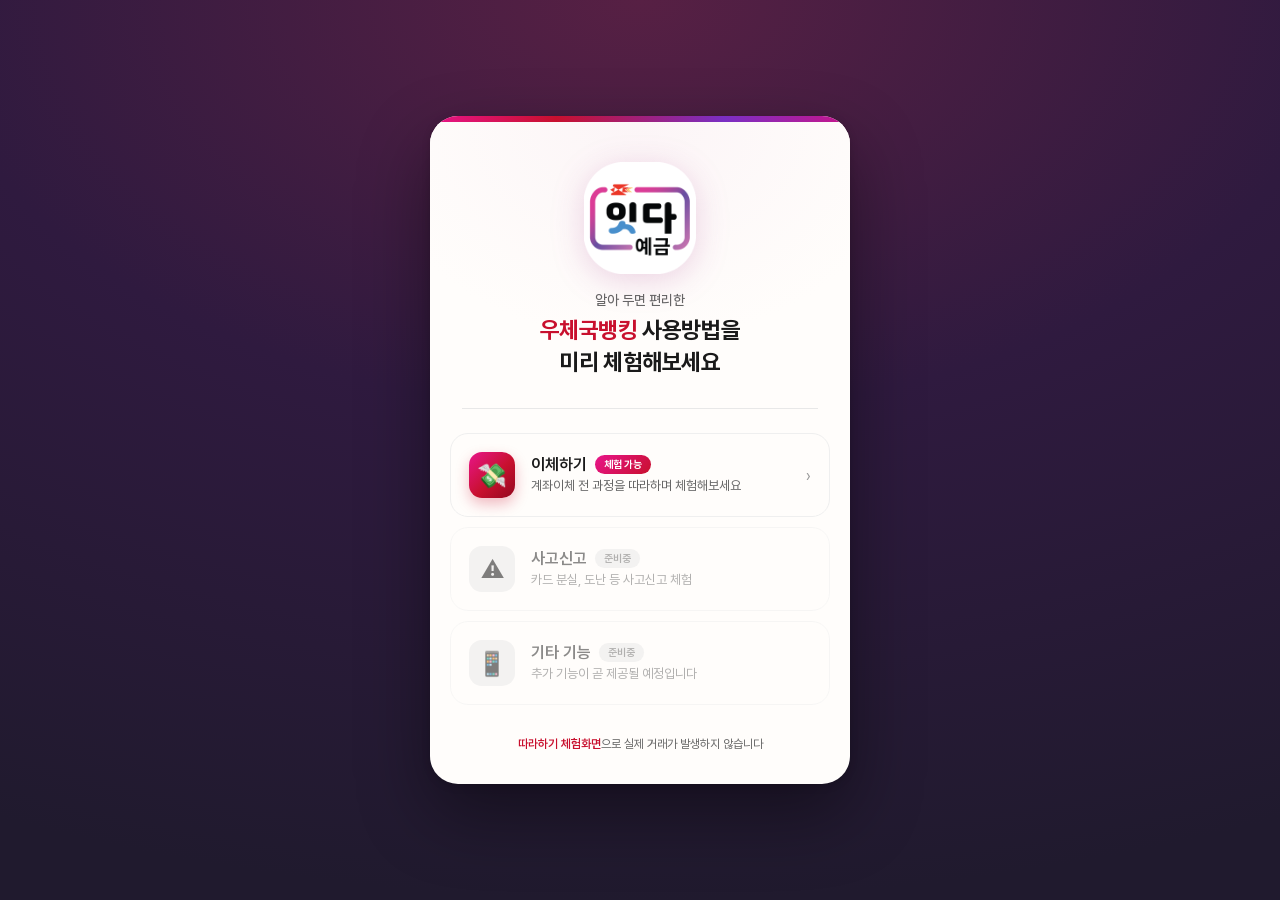
<file: menu_light.html>
<!DOCTYPE html>
<html lang="ko">
<head>
  <meta charset="UTF-8">
  <meta name="viewport" content="width=device-width, initial-scale=1.0">
  <meta http-equiv="Cache-Control" content="no-cache, no-store, must-revalidate">
  <meta http-equiv="Pragma" content="no-cache">
  <meta http-equiv="Expires" content="0">
  <title>우체국뱅킹 사용방법 체험</title>
  <link rel="stylesheet" href="pretendard.css">
  <style>
    * { margin: 0; padding: 0; box-sizing: border-box; }

    body {
      font-family: 'Pretendard', -apple-system, BlinkMacSystemFont, 'Apple SD Gothic Neo', 'Malgun Gothic', sans-serif;
      -webkit-tap-highlight-color: transparent;
      min-height: 100vh;
      display: flex;
      align-items: center;
      justify-content: center;
      padding: clamp(14px, 5vw, 32px);
      background: radial-gradient(120% 100% at 50% 0%, #572044 0%, #2f1a3f 46%, #201a2e 100%);
    }

    .card {
      width: 100%;
      max-width: 420px;
      background: #fffdfb;
      border-radius: clamp(20px, 5vw, 28px);
      box-shadow: 0 30px 70px rgba(0,0,0,0.4), 0 2px 8px rgba(0,0,0,0.15);
      overflow: hidden;
    }

    .top-bar {
      height: 6px;
      background: linear-gradient(90deg, #E8158A 0%, #C8102E 30%, #7A2FC4 70%, #C8158A 100%);
    }

    .header {
      padding: clamp(30px, 8vw, 40px) clamp(24px, 7vw, 32px) clamp(24px, 6vw, 30px);
      text-align: center;
      background: radial-gradient(120% 140% at 50% 0%, #fcf5f7 0%, #fffdfb 55%);
    }

    .header .logo {
      width: clamp(88px, 24vw, 112px);
      height: auto;
      margin: 0 auto 18px;
      display: block;
      filter: drop-shadow(0 6px 16px rgba(150,30,120,0.18));
    }

    .header .eyebrow {
      font-size: clamp(13px, 3.6vw, 14px);
      font-weight: 500;
      color: #666;
      margin: 0 0 6px;
    }

    .header h1 {
      font-size: clamp(19px, 5vw, 23px);
      font-weight: 700;
      letter-spacing: -0.4px;
      color: #1a1a1a;
      line-height: 1.4;
    }

    .header h1 span { color: #C8102E; }

    .divider {
      height: 1px;
      background: #e8e8e8;
      margin: 0 clamp(20px, 7vw, 32px);
    }

    .menu-list {
      padding: clamp(18px, 5vw, 24px) clamp(14px, 4vw, 20px) 8px;
      display: flex;
      flex-direction: column;
      gap: 10px;
    }

    .menu-item {
      display: flex;
      align-items: center;
      gap: clamp(12px, 4vw, 16px);
      padding: clamp(15px, 4.5vw, 18px);
      border-radius: 18px;
      cursor: pointer;
      border: 1px solid #efefef;
      background: #fffdfb;
      transition: all 0.2s;
      text-decoration: none;
      color: inherit;
    }

    .menu-item:hover {
      background: #fcf5f7;
      transform: translateY(-1px);
      box-shadow: 0 10px 24px rgba(200,16,46,0.14);
      border-color: #f5d5dd;
    }

    .menu-item.disabled {
      opacity: 0.5;
      cursor: not-allowed;
    }

    .menu-item.disabled:hover {
      background: #fafafa;
      transform: none;
      box-shadow: none;
    }

    .menu-icon {
      width: clamp(42px, 11vw, 46px);
      height: clamp(42px, 11vw, 46px);
      border-radius: 13px;
      display: flex;
      align-items: center;
      justify-content: center;
      font-size: 24px;
    }

    .menu-icon.active {
      background: linear-gradient(135deg, #E8158A 0%, #C8102E 55%, #93081F 100%);
      box-shadow: 0 6px 14px rgba(200,16,46,0.28);
    }

    .menu-icon.muted {
      background: #e8e8e8;
    }

    .menu-body { flex: 1; }
    .menu-row {
      display: flex;
      align-items: center;
      gap: 8px;
      margin-bottom: 3px;
    }

    .menu-title {
      font-size: clamp(15px, 4vw, 16px);
      font-weight: 600;
      color: #1a1a1a;
    }

    .menu-desc {
      font-size: clamp(12.5px, 3.4vw, 13px);
      color: #666;
      line-height: 1.4;
    }

    .badge {
      font-size: 10.5px;
      font-weight: 700;
      color: #fff;
      background: linear-gradient(135deg, #E8158A 0%, #C8102E 100%);
      padding: 3px 9px;
      border-radius: 20px;
    }

    .badge.soon {
      font-weight: 600;
      color: #666;
      background: #e8e8e8;
    }

    .chevron {
      color: #999;
      margin-left: auto;
    }

    .footer {
      padding: clamp(18px, 5vw, 22px) clamp(20px, 7vw, 32px) clamp(24px, 6vw, 30px);
      text-align: center;
    }

    .footer p {
      font-size: clamp(11.5px, 3.2vw, 12px);
      color: #666;
      line-height: 1.6;
    }

    .footer strong {
      color: #C8102E;
      font-weight: 600;
    }
  </style>
</head>
<body>

<div class="card">
  <div class="top-bar"></div>

  <div class="header">
    <img src="logo.png" alt="우체국뱅킹 로고" class="logo">
    <p class="eyebrow">알아 두면 편리한</p>
    <h1><span>우체국뱅킹</span> 사용방법을<br>미리 체험해보세요</h1>
  </div>

  <div class="divider"></div>

  <div class="menu-list">
    <a href="transfer_20260711_1755.html" class="menu-item">
      <div class="menu-icon active">💸</div>
      <div class="menu-body">
        <div class="menu-row">
          <span class="menu-title">이체하기</span>
          <span class="badge">체험 가능</span>
        </div>
        <p class="menu-desc">계좌이체 전 과정을 따라하며 체험해보세요</p>
      </div>
      <span class="chevron">›</span>
    </a>

    <div class="menu-item disabled">
      <div class="menu-icon muted">⚠️</div>
      <div class="menu-body">
        <div class="menu-row">
          <span class="menu-title">사고신고</span>
          <span class="badge soon">준비중</span>
        </div>
        <p class="menu-desc">카드 분실, 도난 등 사고신고 체험</p>
      </div>
    </div>

    <div class="menu-item disabled">
      <div class="menu-icon muted">📱</div>
      <div class="menu-body">
        <div class="menu-row">
          <span class="menu-title">기타 기능</span>
          <span class="badge soon">준비중</span>
        </div>
        <p class="menu-desc">추가 기능이 곧 제공될 예정입니다</p>
      </div>
    </div>
  </div>

  <div class="footer">
    <p><strong>따라하기 체험화면</strong>으로 실제 거래가 발생하지 않습니다</p>
  </div>
</div>

</body>
</html>
</file>
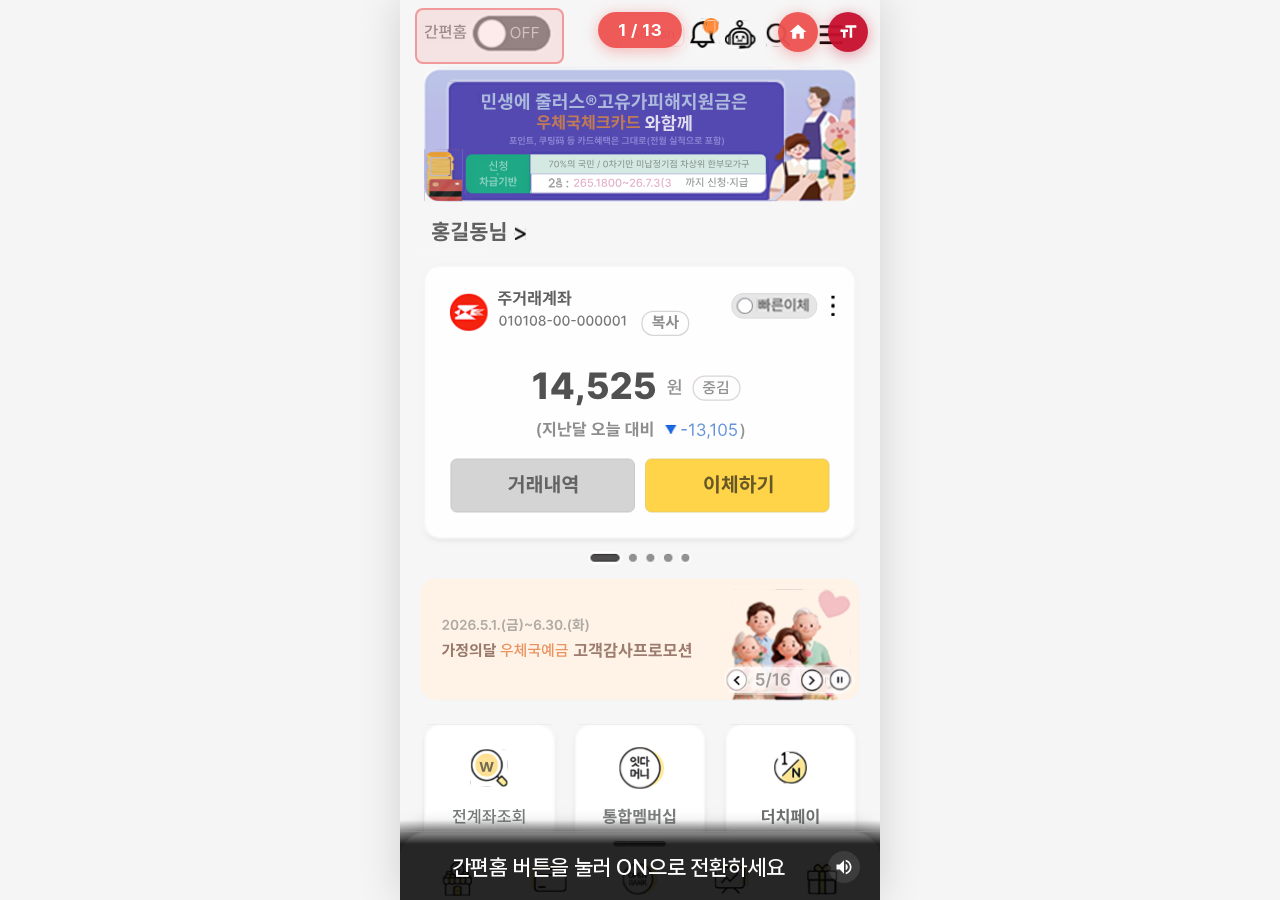
<file: transfer_20260711_1755.html>
<!DOCTYPE html>
<html lang="ko">
<head>
<meta charset="UTF-8">
<meta name="viewport" content="width=device-width, initial-scale=1.0, maximum-scale=1.0, user-scalable=no">
<meta http-equiv="Cache-Control" content="no-cache, no-store, must-revalidate">
<meta http-equiv="Pragma" content="no-cache">
<meta http-equiv="Expires" content="0">
<title>우체국 스마트뱅킹 체험하기</title>
<!-- Critical CSS: FOUC 방지 -->
<style>
  /* 즉시 적용: 상단 네비 숨김 */
  .top-nav, #topNav { display: none !important; visibility: hidden !important; }
</style>
<!-- Pretendard 폰트 (로컬) -->
<link rel="stylesheet" href="pretendard.css" />
<style>
*, *::before, *::after {
  box-sizing: border-box;
  margin: 0;
  padding: 0;
}

html, body {
  height: 100%;
  overflow: hidden;
  font-family: 'Apple SD Gothic Neo', 'Malgun Gothic', sans-serif;
  background: #f5f5f5;
  -webkit-tap-highlight-color: transparent;
  user-select: none;
}

body {
  display: flex;
  flex-direction: column;
  align-items: center;
  justify-content: center;
  padding: 0;
  font-family: 'Pretendard', -apple-system, BlinkMacSystemFont, 'Apple SD Gothic Neo', 'Malgun Gothic', sans-serif;
}

/* ===== 메인 컨테이너 ===== */
.phone-frame {
  position: relative;
  width: 100%;
  max-width: 480px;
  height: 100vh;
  background: #fff;
  box-shadow: 0 0 40px rgba(0,0,0,0.15);
  display: flex;
  flex-direction: column;
  margin: 0 auto;
}

/* ===== 앱 화면 영역 ===== */
.app-screen {
  flex: 1;
  background: #fff;
  overflow: hidden;
  display: flex;
  flex-direction: column;
  position: relative;
}

/* ===== 상단 네비게이션 바 (완전히 숨김) ===== */
.top-nav {
  display: none !important;
  visibility: hidden !important;
}

/* 상단 네비게이션 관련 스타일 제거됨 */

/* ===== 하단 안내 텍스트 ===== */
.guide-text {
  background: linear-gradient(135deg, #ef5350 0%, #e53935 100%);
  color: #fff;
  padding: 16px 20px;
  text-align: center;
  font-size: 16px;
  font-weight: 600;
  line-height: 1.5;
  letter-spacing: -0.3px;
  font-family: 'Pretendard', -apple-system, BlinkMacSystemFont, sans-serif;
  border-top: 1px solid rgba(255, 255, 255, 0.2);
  flex-shrink: 0;
  z-index: 6;
  box-shadow: 0 -2px 10px rgba(0, 0, 0, 0.1);
}

/* ===== 하단 네비게이션 바 ===== */
.bottom-nav {
  background: #fff;
  border-top: 1px solid #e8e8e8;
  padding: 10px 0 8px;
  display: flex;
  justify-content: space-around;
  flex-shrink: 0;
  z-index: 5;
}

.bottom-nav .nav-item {
  display: flex;
  flex-direction: column;
  align-items: center;
  gap: 3px;
  cursor: pointer;
  flex: 1;
  padding: 5px;
  transition: all 0.2s;
}

.bottom-nav .nav-icon {
  width: 26px;
  height: 26px;
  color: #999;
  transition: all 0.2s;
}

.bottom-nav .nav-label {
  font-size: 10px;
  color: #999;
  font-weight: 500;
  transition: all 0.2s;
}

.bottom-nav .nav-item.active .nav-icon,
.bottom-nav .nav-item.active .nav-label {
  color: #ef5350;
}

.bottom-nav .nav-item:hover:not(.active) .nav-icon,
.bottom-nav .nav-item:hover:not(.active) .nav-label {
  color: #666;
}

/* ===== 키패드 입력 표시 (SVG 위 오버레이) ===== */
.keypad-input-display {
  position: absolute;
  transform: translateX(-50%);
  color: #ef5350;
  font-size: 32px;
  font-weight: 700;
  z-index: 10;
  text-align: center;
  letter-spacing: 3px;
  font-family: 'Courier New', monospace;
  pointer-events: none;
  background: rgba(255, 255, 255, 0.95);
  padding: 8px 20px;
  border-radius: 8px;
  box-shadow: 0 2px 8px rgba(0, 0, 0, 0.15);
}

.keypad-input-label {
  display: none;
}

/* ===== 컨텐츠 영역 ===== */
.content-area {
  flex: 1;
  position: relative;
  overflow: hidden;
  background: #f8f9fa;
}

.svg-container {
  position: absolute;
  width: 100%;
  height: 100%;
  display: flex;
  justify-content: center;
  overflow: hidden;
  transition: transform 0.6s cubic-bezier(0.4, 0, 0.2, 1);
}

/* 1~5단계: 상단 정렬 */
.svg-container.align-top {
  align-items: flex-start;
}

.svg-container.align-top img {
  width: 100%;
  height: auto;
  max-width: none;
  object-fit: contain;
  object-position: top center;
  transition: transform 0.6s cubic-bezier(0.4, 0, 0.2, 1);
}

/* 6~13단계: 하단 정렬 */
.svg-container.align-bottom {
  align-items: flex-end;
}

.svg-container.align-bottom img {
  width: 100%;
  height: auto;
  max-width: none;
  object-fit: contain;
  object-position: bottom center;
  transition: transform 0.6s cubic-bezier(0.4, 0, 0.2, 1);
}

/* 초점이 아래쪽에 있을 때 스크롤 효과 */
.svg-container.focus-bottom {
  transform: translateY(-15%);
}

.svg-container.focus-middle {
  transform: translateY(-8%);
}

.svg-container.focus-top {
  transform: translateY(0);
}

/* 4단계 전용 - 적당히 위로 올리기 */
.svg-container.focus-step-4 img {
  transform: translateY(-10%);
  transform-origin: top center;
  transition: transform 0.6s cubic-bezier(0.4, 0, 0.2, 1);
}

/* 5단계 전용 - 상단 고정 (애니메이션 없음) */
.svg-container.focus-step-5 {
  transform: translateY(0);
}

.svg-container.focus-step-5 img {
  transform: translateY(0);
  transform-origin: top center;
  transition: none !important;
}

/* 10단계 전용 - 상단 정렬 후 30% 스크롤 */
.svg-container.focus-step-10 img {
  transform: translateY(-30%);
  transform-origin: top center;
  transition: transform 0.6s cubic-bezier(0.4, 0, 0.2, 1);
}

/* 13단계 전용 - 초기: 상단 고정 */
.svg-container.focus-step-13-initial img {
  transform: translateY(0);
  transform-origin: top center;
  transition: none;
}

/* 13단계 전용 - 2.5초 후: -30% 스크롤 */
.svg-container.focus-step-13 img {
  transform: translateY(-30%);
  transform-origin: top center;
  transition: transform 0.6s cubic-bezier(0.4, 0, 0.2, 1);
}

/* 1~3단계 전용 - 빠른 전환 */
.svg-container.focus-step-1,
.svg-container.focus-step-2,
.svg-container.focus-step-3 {
  transition: transform 0.3s ease !important;
}

.svg-container.focus-step-1 img,
.svg-container.focus-step-2 img,
.svg-container.focus-step-3 img {
  transition: transform 0.3s ease !important;
}

/* 6단계 전용 - 키패드 기본 위치 (사용 안 함) */
/* .svg-container.focus-step-6 img {
  transform: translateY(0);
  transform-origin: top center;
} */

/* 7단계 전용 - 상단 고정 */
.svg-container.focus-step-7 {
  transform: translateY(0);
}

/* 8단계 전용 - align 전환 부드럽게 */
.svg-container img {
  transition: all 3s ease-in-out;
}

.svg-container.align-top,
.svg-container.align-bottom {
  transition: all 3s ease-in-out;
}

/* 8단계 화살표 애니메이션 */
.step8-arrow {
  position: absolute;
  left: 10%;
  top: 18%;
  font-size: 60px;
  color: #ef5350;
  z-index: 10;
  animation: bounce-tap 0.8s ease-in-out infinite;
  pointer-events: none;
  text-shadow: 0 4px 12px rgba(200, 16, 46, 0.4);
  filter: drop-shadow(0 0 8px rgba(200, 16, 46, 0.6));
}

@keyframes bounce-tap {
  0%, 100% {
    transform: translateY(0) scale(1);
  }
  50% {
    transform: translateY(8px) scale(0.95);
  }
}

/* 8단계 강조 박스 */
.step8-highlight {
  position: absolute;
  left: 50%;
  top: 18%;
  transform: translateX(-50%);
  width: 85%;
  height: 60px;
  background: rgba(255, 255, 255, 0.85);
  border: 3px dashed #ef5350;
  border-radius: 12px;
  box-shadow: 0 0 20px rgba(200, 16, 46, 0.3);
  z-index: 9;
  animation: pulse-box 1.5s ease-in-out infinite;
  pointer-events: none;
}

@keyframes pulse-box {
  0%, 100% {
    opacity: 0.7;
    transform: translateX(-50%) scale(1);
  }
  50% {
    opacity: 1;
    transform: translateX(-50%) scale(1.03);
  }
}

/* ===== 클릭 가능 영역 (핫스팟) ===== */
.clickable-area {
  position: absolute;
  cursor: pointer;
  z-index: 3;
  transition: all 0.2s;
}

.clickable-area:active {
  transform: scale(0.98);
}

/* 펄스 애니메이션 */
@keyframes pulse {
  0%, 100% {
    box-shadow: 0 0 0 0 rgba(239, 83, 80, 0.4);
  }
  50% {
    box-shadow: 0 0 0 10px rgba(239, 83, 80, 0);
  }
}

.clickable-area.show-hint {
  background-color: rgba(239, 83, 80, 0.12);
  border: 2px solid rgba(239, 83, 80, 0.5);
  border-radius: 8px;
  animation: pulse 2s ease-in-out infinite;
}

/* 12단계 클릭 영역 숨기기 (동작은 유지) */
.step-12 .clickable-area.show-hint {
  background-color: transparent !important;
  border: none !important;
  animation: none !important;
}

/* ===== 에디터 모드 ===== */
.edit-mode .clickable-area {
  cursor: move !important;
  background-color: rgba(39, 174, 96, 0.2) !important;
  border: 3px solid #27ae60 !important;
  box-shadow: 0 0 15px rgba(39, 174, 96, 0.5) !important;
  animation: none !important;
  transition: none !important;
  position: absolute !important;
  pointer-events: auto !important;
}

.edit-mode .clickable-area:hover {
  background-color: rgba(39, 174, 96, 0.3) !important;
  border-color: #2ecc71 !important;
}

.edit-mode .clickable-area.dragging {
  opacity: 0.8;
  z-index: 1000 !important;
}

/* 리사이즈 핸들 */
.resize-handle {
  position: absolute;
  width: 16px;
  height: 16px;
  background: #27ae60;
  border: 2px solid white;
  border-radius: 50%;
  z-index: 10;
  display: none;
  pointer-events: auto;
  box-shadow: 0 2px 8px rgba(0, 0, 0, 0.3);
}

.edit-mode .clickable-area .resize-handle {
  display: block;
}

.resize-handle.nw { top: -8px; left: -8px; cursor: nw-resize; }
.resize-handle.ne { top: -8px; right: -8px; cursor: ne-resize; }
.resize-handle.sw { bottom: -8px; left: -8px; cursor: sw-resize; }
.resize-handle.se { bottom: -8px; right: -8px; cursor: se-resize; }

/* 좌표 표시 툴팁 */
.coord-tooltip {
  position: absolute;
  top: -40px;
  left: 50%;
  transform: translateX(-50%);
  background: rgba(0, 0, 0, 0.9);
  color: #fff;
  padding: 8px 12px;
  border-radius: 6px;
  font-size: 11px;
  font-family: 'Courier New', monospace;
  white-space: nowrap;
  pointer-events: none;
  z-index: 1001;
  box-shadow: 0 4px 12px rgba(0, 0, 0, 0.3);
  display: none;
}

.edit-mode .clickable-area .coord-tooltip {
  display: block;
}

.coord-tooltip::after {
  content: '';
  position: absolute;
  top: 100%;
  left: 50%;
  transform: translateX(-50%);
  border: 6px solid transparent;
  border-top-color: rgba(0, 0, 0, 0.9);
}

/* ===== 스크롤 다운 아이콘 ===== */
.scroll-down-icon {
  position: absolute;
  left: 50%;
  top: 80%;
  transform: translate(-50%, -50%);
  display: flex;
  flex-direction: column;
  align-items: center;
  gap: 5px;
  cursor: pointer;
  z-index: 20;
  transition: all 0.3s ease;
}

.scroll-down-icon:hover {
  transform: translate(-50%, -50%) scale(1.05);
}

.swipe-finger {
  font-size: 48px;
  animation: swipe-down 2s ease-in-out infinite;
  filter: drop-shadow(0 4px 12px rgba(200, 16, 46, 0.3));
}

.scroll-down-icon svg {
  color: #ef5350;
  filter: drop-shadow(0 4px 12px rgba(200, 16, 46, 0.4));
  margin-top: -10px;
}

.scroll-down-icon p {
  margin: 0;
  font-size: 22px;
  font-weight: 700;
  color: #ef5350;
  text-shadow: 0 2px 8px rgba(200, 16, 46, 0.3);
  letter-spacing: -0.3px;
}

@keyframes swipe-down {
  0% {
    transform: translateY(-20px);
    opacity: 0.3;
  }
  50% {
    transform: translateY(20px);
    opacity: 1;
  }
  100% {
    transform: translateY(-20px);
    opacity: 0.3;
  }
}

/* ===== 강조 영역 (Highlight Area) ===== */
.highlight-area {
  position: absolute;
  border: 3px solid #27ae60;
  background-color: rgba(39, 174, 96, 0.08);
  border-radius: 12px;
  z-index: 5;
  animation: highlight-glow 2s ease-in-out infinite;
}

/* 일반 모드에서만 pointer-events: none */
body:not(.debug-mode) .highlight-area {
  pointer-events: none;
}

@keyframes highlight-glow {
  0%, 100% {
    box-shadow: 0 0 0 0 rgba(39, 174, 96, 0.6),
                0 0 20px rgba(39, 174, 96, 0.3);
    border-color: #27ae60;
  }
  50% {
    box-shadow: 0 0 0 8px rgba(39, 174, 96, 0),
                0 0 30px rgba(39, 174, 96, 0.5);
    border-color: #2ecc71;
  }
}


/* 키패드 버튼 애니메이션 제거 */
.clickable-area.keypad-button {
  animation: none !important;
  transition: none !important;
}

.clickable-area.keypad-button:active {
  transform: none !important;
}

/* 12단계 키패드 숨김 (동작은 유지) */
body .clickable-area.keypad-hidden {
  background: transparent !important;
  border: none !important;
  box-shadow: none !important;
  pointer-events: auto !important;
}

/* ===== 안내 메시지 ===== */
.guide-message {
  position: absolute;
  bottom: 0;
  left: 0;
  right: 0;
  background: linear-gradient(180deg, rgba(0, 0, 0, 0) 0%, rgba(0, 0, 0, 0.85) 30%);
  color: #fff;
  padding: 30px 20px 15px;
  display: flex;
  align-items: center;
  justify-content: center;
  gap: 12px;
  line-height: 1.6;
  z-index: 10;
  letter-spacing: -0.2px;
  font-weight: 500;
}

.guide-message-text {
  flex: 1;
  text-align: center;
  white-space: pre-line;
}

.tts-toggle-icon {
  width: 32px;
  height: 32px;
  display: flex;
  align-items: center;
  justify-content: center;
  cursor: pointer;
  background: rgba(255, 255, 255, 0.1);
  border-radius: 50%;
  transition: all 0.2s;
  flex-shrink: 0;
}

.tts-toggle-icon:hover {
  background: rgba(255, 255, 255, 0.2);
  transform: scale(1.1);
}

.tts-toggle-icon svg {
  width: 20px;
  height: 20px;
  fill: #fff;
}

/* ===== 진행 표시 ===== */
.progress-indicator {
  position: absolute;
  top: 12px;
  left: 50%;
  transform: translateX(-50%);
  background: rgba(239, 83, 80, 0.95);
  color: #fff;
  padding: 8px 20px;
  border-radius: 20px;
  font-size: 17px;
  font-weight: 700;
  z-index: 20;
  box-shadow: 0 3px 15px rgba(239, 83, 80, 0.4);
  letter-spacing: 0.5px;
}

/* ===== 홈 버튼 (처음으로) ===== */
.home-button {
  position: absolute;
  top: 12px;
  right: 62px;
  background: rgba(239, 83, 80, 0.95);
  color: #fff;
  padding: 10px;
  border-radius: 50%;
  width: 40px;
  height: 40px;
  display: flex;
  align-items: center;
  justify-content: center;
  cursor: pointer;
  z-index: 20;
  box-shadow: 0 3px 15px rgba(239, 83, 80, 0.4);
  transition: all 0.2s;
}

.home-button:hover {
  background: rgba(239, 83, 80, 1);
  transform: scale(1.05);
}

.home-button:active {
  transform: scale(0.95);
}

.home-button svg {
  width: 20px;
  height: 20px;
}

/* ===== 가이드 메시지 크기 조절 버튼 ===== */
.guide-size-toggle {
  position: absolute;
  top: 12px;
  right: 12px;
  background: rgba(200, 16, 46, 0.95);
  color: #fff;
  padding: 10px;
  border-radius: 50%;
  width: 40px;
  height: 40px;
  display: flex;
  align-items: center;
  justify-content: center;
  cursor: pointer;
  z-index: 20;
  box-shadow: 0 3px 15px rgba(200, 16, 46, 0.4);
  transition: all 0.2s;
}

.guide-size-toggle:hover {
  background: rgba(200, 16, 46, 1);
  transform: scale(1.05);
}

.guide-size-toggle:active {
  transform: scale(0.95);
}

.guide-size-toggle svg {
  width: 20px;
  height: 20px;
}

/* 가이드 메시지 크기 단계 */
.guide-message.size-small {
  font-size: 18px;
}

.guide-message.size-medium {
  font-size: 22px;
}

.guide-message.size-large {
  font-size: 26px;
}

/* 모바일 반응형 */
@media (max-width: 480px) {
  .guide-message.size-small {
    font-size: 17px;
  }

  .guide-message.size-medium {
    font-size: 21px;
  }

  .guide-message.size-large {
    font-size: 25px;
  }
}

/* ===== 반응형 디자인 ===== */
@media (max-width: 768px) {
  .phone-frame {
    max-width: 100%;
    box-shadow: none;
  }
}

/* 모바일 최적화 */
@media (max-width: 480px) {
  html, body {
    overflow-x: hidden;
  }

  .phone-frame {
    width: 100%;
  }

  /* 작은 폰트 조정 */
  .guide-message {
    padding: 12px 15px;
  }
}

/* ===== 토스트 메시지 ===== */
.toast {
  position: fixed;
  top: 50%;
  left: 50%;
  transform: translate(-50%, -50%) scale(0.8);
  background: rgba(0, 0, 0, 0.9);
  color: #fff;
  padding: 32px 48px;
  border-radius: 20px;
  font-size: 24px;
  font-weight: 700;
  font-family: 'Pretendard', -apple-system, BlinkMacSystemFont, sans-serif;
  z-index: 2000;
  opacity: 0;
  pointer-events: none;
  transition: all 0.3s cubic-bezier(0.4, 0, 0.2, 1);
  box-shadow: 0 10px 40px rgba(0, 0, 0, 0.4);
  min-width: 300px;
  text-align: center;
}

.toast.show {
  opacity: 1;
  transform: translate(-50%, -50%) scale(1);
}

/* 성공 토스트 */
.toast.success {
  background: linear-gradient(135deg, #27ae60 0%, #229954 100%);
  border: 3px solid rgba(255, 255, 255, 0.3);
}

/* 실패 토스트 */
.toast.error {
  background: linear-gradient(135deg, #e74c3c 0%, #c0392b 100%);
  border: 3px solid rgba(255, 255, 255, 0.3);
}

/* ===== 완료 애니메이션 ===== */
@keyframes checkmark {
  0% {
    stroke-dashoffset: 100;
  }
  100% {
    stroke-dashoffset: 0;
  }
}

.completion-overlay {
  position: fixed;
  top: 0;
  left: 0;
  right: 0;
  bottom: 0;
  background: rgba(0, 0, 0, 0.8);
  display: none;
  align-items: center;
  justify-content: center;
  z-index: 3000;
}

.completion-overlay.show {
  display: flex;
}

.completion-content {
  background: #fff;
  padding: 40px;
  border-radius: 20px;
  text-align: center;
  max-width: 320px;
}

.completion-content h2 {
  color: #ef5350;
  margin: 20px 0 10px;
  font-size: 24px;
}

.completion-content p {
  color: #666;
  margin-bottom: 25px;
  line-height: 1.6;
}

.completion-content button {
  background: #ef5350;
  color: #fff;
  border: none;
  padding: 12px 30px;
  border-radius: 8px;
  cursor: pointer;
  font-size: 14px;
  font-weight: 600;
  transition: all 0.2s;
}

.completion-content button:hover {
  background: #e53935;
}

/* ===== 배포용: 디버그 패널 숨기기 ===== */
.control-panel {
  display: none !important;
}
</style>
</head>
<body>

<div class="phone-frame">
  <div class="app-screen">
    <!-- 진행 표시 -->
    <div class="progress-indicator" id="progressIndicator">1 / 13</div>

    <!-- 홈 버튼 (처음으로) -->
    <div class="home-button" onclick="goToMenu()" title="처음으로">
      <svg viewBox="0 0 24 24" fill="currentColor">
        <path d="M10 20v-6h4v6h5v-8h3L12 3 2 12h3v8z"/>
      </svg>
    </div>

    <!-- 가이드 메시지 크기 조절 버튼 -->
    <div class="guide-size-toggle" id="guideSizeToggle">
      <svg width="20" height="20" viewBox="0 0 24 24" fill="currentColor">
        <path d="M9 4v3h5v12h3V7h5V4H9zm-6 8h3v7h3v-7h3V9H3v3z"/>
      </svg>
    </div>

    <!-- 상단 네비게이션 바 (완전히 제거됨) -->

    <!-- 컨텐츠 영역 -->
    <div class="content-area" id="contentArea">
      <div class="svg-container align-top" id="svgContainer">
        <img id="stepImage" src="1.svg" alt="Step 1">
      </div>

      <!-- 클릭 가능 영역들이 동적으로 추가됩니다 -->
    </div>

    <!-- 하단 네비게이션 바 -->
    <div class="bottom-nav" id="bottomNav" style="display: none;">
      <div class="nav-item active">
        <svg class="nav-icon" viewBox="0 0 24 24" fill="currentColor">
          <path d="M10 20v-6h4v6h5v-8h3L12 3 2 12h3v8z"/>
        </svg>
        <span class="nav-label">홈</span>
      </div>
      <div class="nav-item">
        <svg class="nav-icon" viewBox="0 0 24 24" fill="currentColor">
          <path d="M3 13h8V3H3v10zm0 8h8v-6H3v6zm10 0h8V11h-8v10zm0-18v6h8V3h-8z"/>
        </svg>
        <span class="nav-label">메뉴</span>
      </div>
      <div class="nav-item">
        <svg class="nav-icon" viewBox="0 0 24 24" fill="currentColor">
          <path d="M12 12c2.21 0 4-1.79 4-4s-1.79-4-4-4-4 1.79-4 4 1.79 4 4 4zm0 2c-2.67 0-8 1.34-8 4v2h16v-2c0-2.66-5.33-4-8-4z"/>
        </svg>
        <span class="nav-label">MY</span>
      </div>
    </div>

    <!-- 안내 메시지 -->
    <div class="guide-message" id="guideMessage">
      <span class="guide-message-text">따라하기 체험화면으로 실제 이체가 아니에요</span>
      <div class="tts-toggle-icon" id="ttsToggleIcon" onclick="toggleTTS()">
        <svg viewBox="0 0 24 24">
          <path d="M3 9v6h4l5 5V4L7 9H3zm13.5 3c0-1.77-1.02-3.29-2.5-4.03v8.05c1.48-.73 2.5-2.25 2.5-4.02zM14 3.23v2.06c2.89.86 5 3.54 5 6.71s-2.11 5.85-5 6.71v2.06c4.01-.91 7-4.49 7-8.77s-2.99-7.86-7-8.77z"/>
        </svg>
      </div>
    </div>
  </div>
</div>

<!-- 컨트롤 패널 (데스크톱) -->
<div class="control-panel">
  <button id="debugToggle">디버그 모드 OFF</button>
  <button id="hintToggle">힌트 표시</button>
  <div class="current-step" id="currentStepDisplay">Step 1 / 13</div>
  <div class="step-controls">
    <button id="prevStep">◀</button>
    <button id="nextStep">▶</button>
  </div>
  <button id="resetBtn">처음으로</button>
</div>

<!-- 토스트 메시지 -->
<div class="toast" id="toast"></div>

<!-- 완료 오버레이 -->
<div class="completion-overlay" id="completionOverlay">
  <div class="completion-content">
    <svg width="80" height="80" viewBox="0 0 52 52" style="margin: 0 auto;">
      <circle cx="26" cy="26" r="25" fill="none" stroke="#27ae60" stroke-width="2"/>
      <path fill="none" stroke="#27ae60" stroke-width="3" stroke-linecap="round"
            d="M14 27 l7 7 l16 -16"
            stroke-dasharray="100"
            stroke-dashoffset="100"
            style="animation: checkmark 0.8s ease-in-out forwards;"/>
    </svg>
    <h2>체험 완료!</h2>
    <p>우체국 스마트뱅킹 이체 과정을<br>성공적으로 완료하셨습니다</p>
    <button id="restartBtn">처음부터 다시하기</button>
  </div>
</div>

<script>
// ===== 배포용: 콘솔 비활성화 =====
(function() {
  const noop = function() {};
  const methods = ['log', 'debug', 'info', 'warn', 'error', 'table', 'trace', 'assert'];
  methods.forEach(method => {
    console[method] = noop;
  });
})();

// ===== 전역 변수 =====
const CACHE_VERSION = '1783759697'; // 캐시 버스팅용 버전 (업데이트 시 변경)
let currentStep = 1;
let debugMode = false;
let showHints = true;
const totalSteps = 13;
let keypadInput = '';
let keypadType = null;
let currentClickAreas = [];
let currentHighlightAreas = [];
let stepTimeout = null; // 8단계 애니메이션 타이머
let guideSizeLevel = 1; // 가이드 메시지 크기: 0(작음), 1(중간), 2(크게)
let keypadDisplayElement = null; // 키패드 입력 표시 요소
let currentAudio = null; // 현재 재생 중인 오디오

// ===== TTS 설정 =====
window.ttsEnabled = true;

// ===== DOM 요소 =====
const svgContainer = document.getElementById('svgContainer');
const stepImage = document.getElementById('stepImage');
const contentArea = document.getElementById('contentArea');
const bottomNav = document.getElementById('bottomNav');
const guideMessage = document.getElementById('guideMessage');
const progressIndicator = document.getElementById('progressIndicator');
const guideSizeToggle = document.getElementById('guideSizeToggle');
const debugToggle = document.getElementById('debugToggle');
const hintToggle = document.getElementById('hintToggle');
const prevStepBtn = document.getElementById('prevStep');
const nextStepBtn = document.getElementById('nextStep');
const resetBtn = document.getElementById('resetBtn');
const currentStepDisplay = document.getElementById('currentStepDisplay');
const toast = document.getElementById('toast');
const completionOverlay = document.getElementById('completionOverlay');
const restartBtn = document.getElementById('restartBtn');

// ===== 단계별 설정 =====
const STEPS_CONFIG = {
  1: {
    showTopNav: false,
    showBottomNav: false,
    align: 'top',
    instruction: '간편홈 버튼을 눌러 ON으로 전환하세요',
    ttsText: '간편홈 이체를 시작할게요. 왼쪽 상단 간편홈 버튼을 눌러 시작해주세요.',
    audioFile: 'step01.mp3',
    clickAreas: [
      {
        label: '간편홈 전환',
        left: 3.1,
        top: 0.9,
        width: 31,
        height: 6
      }
    ]
  },
  2: {
    showTopNav: false,
    showBottomNav: false,
    align: 'top',
    instruction: '이체하기 버튼을 눌러주세요',
    ttsText: '간편홈 화면으로 전환됐습니다. 이체하기 버튼을 눌러주세요.',
    audioFile: 'step02.mp3',
    clickAreas: [
      {
        label: '이체하기',
        left: 49.18,
        top: 32.5,
        width: 43,
        height: 8
      }
    ]
  },
  3: {
    showTopNav: false,
    showBottomNav: false,
    align: 'top',
    instruction: '이체하실 대상을 선택해주세요.',
    ttsText: '계좌번호를 직접 입력하시거나, 최근에 이체하신 대상에게 보내시는 경우 하단에 이체대상을 눌러주세요.',
    audioFile: 'step03.mp3',
    clickAreas: [
      { label: '계좌번호입력', left: 1.66, top: 16, width: 94.8, height: 8, jumpToStep: 4 },
      { label: '최근이체대상', left: 2.29, top: 41, width: 94, height: 11, jumpToStep: 8 }
    ]
  },
  4: {
    showTopNav: false,
    showBottomNav: false,
    align: 'top',
    instruction: '이체하실 은행을 선택해주세요.',
    ttsText: '보내실 계좌의 은행을 선택할게요. 체험을 위해 임의로 신한은행을 선택하겠습니다.',
    audioFile: 'step04.mp3',
    clickAreas: [
      { label: '은행선택', left: 51.25, top: 62, width: 44, height: 9 }
    ]
  },
  5: {
    showTopNav: false,
    showBottomNav: false,
    align: 'top',
    instruction: '계좌번호 입력 화면을 눌러주세요.',
    ttsText: '이체하실 대상의 계좌번호를 입력하겠습니다. 먼저, 계좌번호 입력 화면을 눌러주세요.',
    audioFile: 'step05.mp3',
    clickAreas: [
      { label: '계좌번호입력', left: 1.87, top: 22, width: 94.17, height: 8.5 }
    ]
  },
  6: {
    showTopNav: false,
    showBottomNav: true,
    align: 'bottom',
    instruction: '계좌번호 [123456789]를 눌러주세요.',
    ttsText: '체험을 위해, 계좌번호 일, 이, 삼, 사, 오, 육, 칠, 팔, 구, 번호를 차례대로 눌러주세요.',
    audioFile: 'step06.mp3',
    keypad: 'account',
    targetValue: '123456789',
    clickAreas: [
      // 숫자 키패드
      { label: '1', left: 1.46, top: 62, width: 23.83, height: 9, keyValue: '1' },
      { label: '2', left: 26.25, top: 62, width: 23, height: 9, keyValue: '2' },
      { label: '3', left: 50.42, top: 62, width: 23.42, height: 9, keyValue: '3' },
      { label: '4', left: 1.67, top: 71, width: 23.63, height: 9, keyValue: '4' },
      { label: '5', left: 26.04, top: 71, width: 23.83, height: 9, keyValue: '5' },
      { label: '6', left: 50.42, top: 71, width: 23.63, height: 9, keyValue: '6' },
      { label: '7', left: 1.67, top: 80, width: 23.63, height: 9, keyValue: '7' },
      { label: '8', left: 26.25, top: 80, width: 23.63, height: 9, keyValue: '8' },
      { label: '9', left: 50.63, top: 80, width: 23.42, height: 9, keyValue: '9' },
      { label: '0', left: 26.67, top: 89, width: 22.58, height: 9, keyValue: '0' },
      // 지우기 버튼
      { label: '지우기', left: 74.58, top: 62, width: 23.75, height: 9, keyValue: 'delete' }
    ]
  },
  7: {
    showTopNav: false,
    showBottomNav: true,
    align: 'top',
    instruction: '계좌번호 확인 후 다음을 눌러주세요.',
    ttsText: '이체 대상의 계좌번호를 입력완료하셨으면, 다음버튼을 눌러주세요.',
    audioFile: 'step07.mp3',
    clickAreas: [
      { label: '다음', left: 1.87333, top: 77, width: 95, height: 16.5 }
    ]
  },
  8: {
    showTopNav: false,
    showBottomNav: true,
    align: 'bottom',
    instruction: '보내실 이체 대상을 다시한번 확인해주세요.',
    instructionAfterScroll: '보내실 이체 금액 1만원을 입력해주세요.',
    ttsText: '화면의 보내실 이체 대상을 확인해주시고 아래 하단의 버튼을 클릭해주세요.',
    ttsTextAfterScroll: '원하시는 이체 금액을 입력해주세요. 체험을 위해, 1만원 또는 일, 영, 영, 영, 영을 입력해주세요.',
    audioFile: 'step08.mp3',
    audioFileAfterScroll: 'step08_2.mp3',
    keypad: 'amount',
    targetValue: '10000',
    clickAreas: [
      // 금액 버튼
      { label: '1만원', left: 3.75, top: 48, width: 18.54, height: 6.9, keyValue: '10000' },
      { label: '5만원', left: 22.5, top: 48, width: 18.54, height: 6.9, keyValue: '50000' },
      // 숫자 키패드
      { label: '1', left: 3.54, top: 56, width: 28.21, height: 6.7, keyValue: '1' },
      { label: '2', left: 37.08, top: 56, width: 26.54, height: 6.7, keyValue: '2' },
      { label: '3', left: 65.63, top: 56, width: 31.96, height: 6.7, keyValue: '3' },
      { label: '4', left: 2.92, top: 64, width: 30.29, height: 6.7, keyValue: '4' },
      { label: '5', left: 36.67, top: 64, width: 28, height: 6.7, keyValue: '5' },
      { label: '6', left: 66.25, top: 64, width: 31.96, height: 6.7, keyValue: '6' },
      { label: '7', left: 2.5, top: 72, width: 30.92, height: 6.7, keyValue: '7' },
      { label: '8', left: 36.04, top: 72, width: 28.83, height: 6.7, keyValue: '8' },
      { label: '9', left: 66.04, top: 72, width: 32.38, height: 6.7, keyValue: '9' },
      // 추가 키
      { label: '00', left: 2.5, top: 80, width: 30, height: 6.7, keyValue: '00' },
      { label: '0', left: 35.63, top: 80, width: 29.04, height: 6.7, keyValue: '0' },
      { label: '지우기', left: 66.04, top: 80, width: 32.92, height: 6.7, keyValue: 'delete' }
    ]
  },
  9: {
    showTopNav: false,
    showBottomNav: true,
    align: 'bottom',
    instruction: '보내실 금액을 확인 후 다음버튼을 눌러주세요.',
    ttsText: '보내실 금액을 입력하셨으면, 다음 버튼을 눌러주세요.',
    audioFile: 'step09.mp3',
    clickAreas: [
      { label: '다음', left: 2.29167, top: 88.5, width: 95.2084, height: 11 }
    ]
  },
  10: {
    showTopNav: false,
    showBottomNav: true,
    align: 'top', // 4단계처럼 상단 정렬
    instruction: '이체 통장표기를 확인해주세요.',
    ttsText: '받으실 대상 그리고 내 통장에 표시 될 표기 내용을 확인하시고, 다음버튼을 눌러주세요.',
    audioFile: 'step10.mp3',
    clickAreas: [
      { label: '다음', left: 2.5, top: 88, width: 94.375, height: 11 }
    ],
    highlightAreas: [
      // 통장표기 영역
      { label: '통장표기', left: 2, top: 40, width: 95, height: 29.33 }
    ]
  },
  11: {
    showTopNav: false,
    showBottomNav: true,
    align: 'top', // 상단 정렬
    instruction: '이체 내용을 다시한번 확인해주세요.',
    ttsText: '마지막으로, 보내실 대상과 금액을 확인하시고, 다음버튼을 눌러주세요.',
    audioFile: 'step11.mp3',
    clickAreas: [
      { label: '다음', left: 2.08333, top: 82, width: 95.2083, height: 15 }
    ],
    highlightAreas: [
      { label: '강조영역', left: 2, top: 24, width: 95, height: 20 }
    ]
  },
  12: {
    showTopNav: false,
    showBottomNav: true,
    align: 'bottom',
    instruction: '비밀번호 [123456]을 눌러주세요.',
    ttsText: '인증을 진행하겠습니다. 체험을 위해, 비밀번호 일, 이, 삼, 사, 오, 육을 눌러주세요.',
    audioFile: 'step12.mp3',
    keypad: 'password',
    targetValue: '123456',
    clickAreas: [
      // 숫자 키패드
      { label: '1', left: 0.625, top: 71.6, width: 24.0417, height: 6.33, keyValue: '1' },
      { label: '2', left: 50, top: 71.6, width: 24.6667, height: 6.33, keyValue: '2' },
      { label: '3', left: 75.5417, top: 71.6, width: 24.4583, height: 6.33, keyValue: '3' },
      { label: '4', left: 0.416667, top: 78.43, width: 24.0417, height: 6.33, keyValue: '4' },
      { label: '5', left: 25.4167, top: 78.43, width: 24.875, height: 6.33, keyValue: '5' },
      { label: '6', left: 75.625, top: 78.43, width: 24.0417, height: 6.33, keyValue: '6' },
      { label: '7', left: 0.208333, top: 85.26, width: 24.0417, height: 6.33, keyValue: '7' },
      { label: '8', left: 25.2083, top: 85.26, width: 25.0833, height: 6.33, keyValue: '8' },
      { label: '9', left: 51.0417, top: 85.26, width: 22.7917, height: 6.33, keyValue: '9' },
      { label: '0', left: 74.9167, top: 85.26, width: 24.6667, height: 6.33, keyValue: '0' },
      { label: '지우기', left: 0.416667, top: 92.09, width: 24.6667, height: 6.33, keyValue: 'delete' }
    ]
  },
  13: {
    showTopNav: false,
    showBottomNav: true,
    align: 'top', // 상단 정렬 (4단계처럼)
    instruction: '이체가 완료되었습니다.',
    ttsText: '이체가 완료되었습니다. 이체내용을 확인하시고 체험을 종료하시려면, 확인버튼을 눌러주세요.',
    audioFile: 'step13.mp3',
    clickAreas: [
      { label: '홈으로', left: 49.5833, top: 87, width: 47.5, height: 11, goToMenu: true }
    ],
    isLastStep: true
  }
};

// ===== 초기화 =====
function init() {
  // 이벤트 리스너
  if (debugToggle) {
    debugToggle.addEventListener('click', () => {
      debugMode = !debugMode;
      document.body.classList.toggle('debug-mode', debugMode);
      if (debugToggle) debugToggle.textContent = debugMode ? '디버그 모드 ON' : '디버그 모드 OFF';
    });
  }

  if (hintToggle) {
    hintToggle.addEventListener('click', () => {
      showHints = !showHints;
      if (hintToggle) hintToggle.textContent = showHints ? '힌트 숨기기' : '힌트 표시';
    });
  }

  if (prevStepBtn) {
    prevStepBtn.addEventListener('click', () => goToStep(currentStep - 1));
  }

  if (nextStepBtn) {
    nextStepBtn.addEventListener('click', () => goToStep(currentStep + 1));
  }

  if (resetBtn) {
    resetBtn.addEventListener('click', () => goToStep(1));
  }

  // 가이드 메시지 크기 조절 버튼
  if (guideSizeToggle) {
    guideSizeToggle.addEventListener('click', () => {
      // 크기 레벨 순환: 0(작음) → 1(중간) → 2(크게) → 0(작음)
      guideSizeLevel = (guideSizeLevel + 1) % 3;

      // 기존 크기 클래스 제거
      guideMessage.classList.remove('size-small', 'size-medium', 'size-large');

      // 새로운 크기 클래스 추가
      if (guideSizeLevel === 0) {
        guideMessage.classList.add('size-small');
      } else if (guideSizeLevel === 1) {
        guideMessage.classList.add('size-medium');
      } else {
        guideMessage.classList.add('size-large');
      }

      // 버튼에 피드백 효과
      guideSizeToggle.style.transform = 'scale(1.1)';
      setTimeout(() => {
        guideSizeToggle.style.transform = '';
      }, 200);
    });
  }

  restartBtn.addEventListener('click', () => {
    completionOverlay.classList.remove('show');
    goToStep(1);
  });

  // 동적 좌표 계산 활성화 - 반응형 대응
  let resizeTimeout;
  window.addEventListener('resize', () => {
    if (editMode) return; // 에디터 모드에서는 비활성화
    clearTimeout(resizeTimeout);
    resizeTimeout = setTimeout(() => {
      updateClickAreaPositions();
    }, 100);
  });

  // 이미지 크기 변화 감지 (초기 로드 시 좌표 자동 업데이트)
  let imageResizeTimeout;
  const imageResizeObserver = new ResizeObserver((entries) => {
    if (editMode) return;
    clearTimeout(imageResizeTimeout);
    imageResizeTimeout = setTimeout(() => {
      if (currentClickAreas.length > 0 || currentHighlightAreas.length > 0) {
        updateClickAreaPositions();
      }
    }, 50);
  });
  imageResizeObserver.observe(stepImage);

  window.addEventListener('orientationchange', () => {
    if (editMode) return; // 에디터 모드에서는 비활성화
    setTimeout(() => {
      updateClickAreaPositions();
    }, 300);
  });

  // 가이드 메시지 초기 크기 설정 (중간)
  guideMessage.classList.add('size-medium');

  // 첫 화면 로드
  loadStep(1);
}

// ===== 단계 로드 =====
function loadStep(stepNumber) {
  if (stepNumber < 1 || stepNumber > totalSteps) return;

  const config = STEPS_CONFIG[stepNumber];
  if (!config) {
    return;
  }

  // ===== TTS 재생 =====
  if (config.ttsText && window.ttsEnabled) {
    playTTS(stepNumber);
  }

  // ===== 모든 애니메이션 및 상태 초기화 =====
  // 진행 중인 타이머 취소 (8단계 애니메이션 등)
  if (stepTimeout) {
    clearTimeout(stepTimeout);
    stepTimeout = null;
  }

  // transform 초기화 (inline style 제거하여 CSS 적용 가능하게)
  svgContainer.style.removeProperty('transform');

  // 스크롤 아이콘 제거 (8단계용)
  const scrollIcon = contentArea.querySelector('.scroll-down-icon');
  if (scrollIcon) scrollIcon.remove();

  // 키패드 입력 표시 제거
  const keypadDisplay = contentArea.querySelector('.keypad-input-display');
  if (keypadDisplay) {
    keypadDisplay.remove();
    keypadDisplayElement = null; // 전역 변수 초기화
  }

  // align 즉시 설정 (스크롤 문제 방지)
  if (stepNumber === 8) {
    svgContainer.className = 'svg-container align-top';
  } else {
    svgContainer.className = `svg-container align-${config.align}`;
  }

  currentStep = stepNumber;
  keypadInput = '';
  keypadType = config.keypad || null;

  // 단계별 클래스 추가 (12단계 좌표 숨기기용)
  contentArea.className = 'content-area';
  if (stepNumber === 12) {
    contentArea.classList.add('step-12');
  }

  // 진행 표시 업데이트
  progressIndicator.textContent = `${currentStep} / ${totalSteps}`;
  if (currentStepDisplay) {
    currentStepDisplay.textContent = `Step ${currentStep} / ${totalSteps}`;
  }

  // 네비게이션 바 표시/숨김
  bottomNav.style.display = config.showBottomNav ? 'flex' : 'none';

  // SVG 이미지 로드 (캐시 버스팅 적용)
  const newSrc = stepNumber === 6 ? '6-1.svg' : stepNumber === 7 ? '7-1.svg' : stepNumber === 11 ? '11_2.svg' : stepNumber === 13 ? '13_2.svg' : `${stepNumber}.svg`;
  const newSrcWithVersion = `${newSrc}?v=${CACHE_VERSION}`;
  const needsLoad = stepImage.src !== new URL(newSrcWithVersion, window.location.href).href;

  stepImage.src = newSrcWithVersion;
  stepImage.alt = `Step ${stepNumber}`;

  // 안내 메시지 업데이트 (instruction 우선, 없으면 ttsText)
  const guideMessageText = guideMessage.querySelector('.guide-message-text');
  if (guideMessageText) {
    guideMessageText.textContent = config.instruction || config.ttsText;
  }

  // SVG 로드 완료 후 UI 생성
  const initStepUI = () => {
    // 초점 위치에 따른 스크롤 효과 적용 (클릭 영역보다 먼저!)
    applyFocusScroll(config);

    // 스크롤 효과 적용 후 약간의 지연 (transform 완료 대기)
    requestAnimationFrame(() => {
      requestAnimationFrame(() => {
        // 강조 영역 생성
        createHighlightAreas(config);

        // 클릭 영역 생성
        createClickAreas(config);

        // 초기 렌더링 완료 후 좌표 재계산 (여러 번 시도로 확실하게)
        // 즉시 한 번 실행
        updateClickAreaPositions();

        // 추가 재시도
        [100, 300, 500, 700, 1000].forEach(delay => {
          setTimeout(() => {
            if (!editMode && (currentClickAreas.length > 0 || currentHighlightAreas.length > 0)) {
              updateClickAreaPositions();
            }
          }, delay);
        });
      });
    });
  };

  if (needsLoad && !stepImage.complete) {
    stepImage.addEventListener('load', initStepUI, { once: true });
  } else {
    // 이미 로드된 경우 약간 더 긴 지연 (렌더링 완료 보장)
    setTimeout(initStepUI, 150);
  }

  // 자동 다음 단계
  if (config.autoNext) {
    setTimeout(() => {
      nextStep();
    }, config.autoNext);
  }

  // 버튼 상태 업데이트
  if (prevStepBtn) {
    prevStepBtn.disabled = currentStep === 1;
  }
  if (nextStepBtn) {
    nextStepBtn.disabled = currentStep === totalSteps;
  }
}

// ===== 초점 위치에 따른 스크롤 효과 =====
function applyFocusScroll(config) {
  // 초점 클래스 제거
  svgContainer.classList.remove('focus-top', 'focus-middle', 'focus-bottom', 'focus-step-1', 'focus-step-2', 'focus-step-3', 'focus-step-4', 'focus-step-5', 'focus-step-6', 'focus-step-7', 'focus-step-8-initial', 'focus-step-8-scrolled', 'focus-step-10');

  // 1~3단계는 빠른 전환
  if (currentStep >= 1 && currentStep <= 3) {
    svgContainer.classList.add(`focus-step-${currentStep}`);
  }

  // 2단계 특별 처리 - 살짝 내려오는 효과 강제 적용
  if (currentStep === 2) {
    svgContainer.classList.add('focus-middle');
    return;
  }

  // 4단계는 특별 처리 (위로 올리기)
  if (currentStep === 4) {
    svgContainer.classList.add('focus-step-4');
    return;
  }

  // 5단계는 상단 고정
  if (currentStep === 5) {
    svgContainer.classList.add('focus-step-5');
    return;
  }

  // 6단계는 스크롤 없이 하단 정렬만
  if (currentStep === 6) {
    // align-bottom만 적용, 추가 스크롤 없음
    return;
  }

  // 7단계는 스크롤 없음 (하단 정렬만)
  if (currentStep === 7) {
    // align-bottom만 적용, 추가 스크롤 없음
    return;
  }

  // 9단계는 스크롤 없이 하단 정렬만
  if (currentStep === 9) {
    // align-bottom만 적용, 추가 스크롤 없음
    return;
  }

  // 10단계는 4단계처럼 위로 스크롤
  if (currentStep === 10) {
    svgContainer.classList.add('focus-step-10');
    return;
  }

  // 11단계는 스크롤 없음 (상단 정렬)
  if (currentStep === 11) {
    return;
  }

  // 12단계는 스크롤 없음 (하단 정렬)
  if (currentStep === 12) {
    // align-bottom만 적용, 추가 스크롤 없음
    return;
  }

  // 13단계는 상단 고정 → 4초 후 스크롤 → 스크롤 완료 후 빨간 박스 표시
  if (currentStep === 13) {
    // 초기: 상단 고정
    svgContainer.classList.add('focus-step-13-initial');

    // 클릭 영역이 생성된 후 숨기기 (약간의 지연)
    setTimeout(() => {
      const clickAreas = contentArea.querySelectorAll('.clickable-area');
      clickAreas.forEach(area => {
        area.style.pointerEvents = 'none';
        area.style.opacity = '0';
      });
    }, 100);

    // 2.5초 후: 스크롤 시작
    stepTimeout = setTimeout(() => {
      if (currentStep === 13) {
        // 스크롤
        svgContainer.classList.remove('focus-step-13-initial');
        svgContainer.classList.add('focus-step-13');

        // 스크롤 완료 후 (0.6초) 빨간 박스 표시
        setTimeout(() => {
          if (currentStep === 13) {
            const clickAreas = contentArea.querySelectorAll('.clickable-area');

            // 빨간 박스 표시
            clickAreas.forEach(area => {
              area.style.pointerEvents = 'auto';
              area.style.opacity = '1';
              area.style.transition = 'opacity 0.3s ease';
            });

            // 스크롤 완료 후 좌표 재계산 (초기 vs 반응형 좌표 문제 해결)
            setTimeout(() => {
              updateClickAreaPositions();
            }, 100);
          }
        }, 600); // 스크롤 애니메이션 완료 대기
      }
    }, 2500);

    return;
  }

  // 8단계는 상단 정렬 → 스크롤 아이콘 클릭 시 하단 정렬로 전환
  if (currentStep === 8) {
    // 키패드 클릭 비활성화 및 숨김 (동작은 유지)
    const clickAreas = contentArea.querySelectorAll('.clickable-area');
    clickAreas.forEach(area => {
      area.style.pointerEvents = 'none';
      area.style.opacity = '0';
    });

    // 8단계 초기 로드 시 좌표 재계산 (초기 vs 반응형 좌표 문제 해결)
    setTimeout(() => {
      updateClickAreaPositions();
    }, 1200);
    setTimeout(() => {
      updateClickAreaPositions();
    }, 1500);

    // 스크롤 아이콘 생성 (손가락 스와이프 애니메이션)
    const scrollIcon = document.createElement('div');
    scrollIcon.className = 'scroll-down-icon';
    scrollIcon.innerHTML = `
      <svg width="80" height="100" viewBox="0 0 24 24" fill="none" stroke="currentColor" stroke-width="2.5" stroke-linecap="round">
        <path d="M12 5 L12 19 M7 14 L12 19 L17 14"/>
      </svg>
      <div class="swipe-finger">👆</div>
      <p>여기를 클릭해주세요</p>
    `;
    contentArea.appendChild(scrollIcon);

    // 스크롤 아이콘 클릭 이벤트
    scrollIcon.addEventListener('click', () => {
      if (currentStep === 8) {
        const config = STEPS_CONFIG[currentStep];

        // 스크롤 아이콘 제거
        scrollIcon.remove();

        // 부드러운 전환을 위해 현재 위치에서 시작
        const currentRect = svgContainer.getBoundingClientRect();
        const currentTop = currentRect.top;

        // align-bottom으로 변경
        svgContainer.className = 'svg-container align-bottom';

        // 새로운 위치 계산
        const newRect = svgContainer.getBoundingClientRect();
        const newTop = newRect.top;
        const diff = currentTop - newTop;

        // 차이만큼 transform으로 원래 위치에 두기
        svgContainer.style.transform = `translateY(${diff}px)`;

        // 다음 프레임에서 transform 제거 (부드러운 애니메이션)
        requestAnimationFrame(() => {
          requestAnimationFrame(() => {
            svgContainer.style.removeProperty('transform');
          });
        });

        // 키패드 입력 표시 생성
        createKeypadInputDisplay('amount');

        // 가이드 메시지 업데이트 (하단 정렬 후 메시지로 변경)
        const guideMessageText = guideMessage.querySelector('.guide-message-text');
        if (guideMessageText && config.instructionAfterScroll) {
          guideMessageText.textContent = config.instructionAfterScroll;
        }

        // TTS 재생 (하단 정렬 후 음성으로 변경)
        if (config.audioFileAfterScroll && window.ttsEnabled) {
          // 이전 오디오 정지
          if (currentAudio) {
            currentAudio.pause();
            currentAudio.currentTime = 0;
            currentAudio = null;
          }

          // 캐시 버스팅: 버전 파라미터 추가
          const audioSrc = `${config.audioFileAfterScroll}?v=${CACHE_VERSION}`;

          // 새로운 오디오 재생
          currentAudio = new Audio(audioSrc);
          currentAudio.volume = 1.0;
          currentAudio.play().catch(error => {
            console.log('오디오 자동재생 차단:', error);
          });
        }

        // 키패드 클릭 활성화 (빨간 박스는 계속 숨김)
        clickAreas.forEach(area => {
          area.style.pointerEvents = 'auto';
          // opacity는 0으로 유지 (보이지 않지만 클릭 가능)
        });

        // 스크롤 완료 후 좌표 재계산 (초기 vs 반응형 좌표 문제 해결)
        setTimeout(() => {
          updateClickAreaPositions();
        }, 100);
      }
    });
    return;
  }

  if (!config.clickAreas || config.clickAreas.length === 0) {
    return;
  }

  // 첫 번째 클릭 영역의 위치를 기준으로 판단
  const firstArea = config.clickAreas[0];
  const focusTop = parseFloat(firstArea.top);

  // 위치에 따라 스크롤 효과 적용
  if (focusTop < 30) {
    // 상단 초점 - 스크롤 없음
    svgContainer.classList.add('focus-top');
  } else if (focusTop < 60) {
    // 중간 초점 - 약간 스크롤
    svgContainer.classList.add('focus-middle');
  } else {
    // 하단 초점 - 많이 스크롤 (키패드, 다음 버튼 등)
    svgContainer.classList.add('focus-bottom');
  }
}

// ===== 강조 영역 생성 =====
function createHighlightAreas(config) {
  // 기존 강조 영역 제거
  const existingHighlights = contentArea.querySelectorAll('.highlight-area');
  existingHighlights.forEach(highlight => highlight.remove());

  currentHighlightAreas = [];

  if (!config.highlightAreas || config.highlightAreas.length === 0) {
    return;
  }

  // 새 강조 영역 생성 (픽셀 기반으로 변경)
  config.highlightAreas.forEach((area, index) => {
    const highlightDiv = document.createElement('div');
    highlightDiv.className = 'highlight-area';
    highlightDiv.dataset.label = area.label || `강조${index + 1}`;

    contentArea.appendChild(highlightDiv);
    currentHighlightAreas.push({ element: highlightDiv, data: area });
  });
}

// ===== 클릭 영역 위치 업데이트 (반응형 대응) =====
function updateClickAreaPositions() {
  if (currentClickAreas.length === 0 && currentHighlightAreas.length === 0) return;
  if (editMode) return; // 에디터 모드에서는 업데이트 안 함

  // SVG 이미지의 실제 위치와 크기 가져오기
  const imgRect = stepImage.getBoundingClientRect();
  const containerRect = contentArea.getBoundingClientRect();

  // SVG가 아직 렌더링 안 됐거나 로드되지 않았으면 스킵
  if (imgRect.width === 0 || imgRect.height === 0 || !stepImage.complete || stepImage.naturalWidth === 0) {
    return;
  }

  // 디버그 정보 저장
  window.lastCalcDebug = {
    step: currentStep,
    imgWidth: imgRect.width,
    imgHeight: imgRect.height,
    imgTop: imgRect.top,
    containerTop: containerRect.top,
    imgSrc: stepImage.src
  };

  // 클릭 영역 업데이트
  currentClickAreas.forEach(({ element, data }) => {
    // 퍼센트를 픽셀로 변환 (SVG 이미지 기준)
    const left = (data.left / 100) * imgRect.width + (imgRect.left - containerRect.left);
    const top = (data.top / 100) * imgRect.height + (imgRect.top - containerRect.top);
    const width = (data.width / 100) * imgRect.width;
    const height = (data.height / 100) * imgRect.height;

    // 디버그 정보 추가
    if (data.label === '이체하기') {
      window.lastCalcDebug.step2 = {
        topPercent: data.top,
        topPixel: top,
        calculation: `(${data.top} / 100) * ${imgRect.height} + (${imgRect.top} - ${containerRect.top})`
      };
    }

    // 절대 위치로 설정 (px)
    element.style.left = `${left}px`;
    element.style.top = `${top}px`;
    element.style.width = `${width}px`;
    element.style.height = `${height}px`;
  });

  // 강조 영역 업데이트
  currentHighlightAreas.forEach(({ element, data }) => {
    // 퍼센트를 픽셀로 변환 (SVG 이미지 기준)
    const left = (data.left / 100) * imgRect.width + (imgRect.left - containerRect.left);
    const top = (data.top / 100) * imgRect.height + (imgRect.top - containerRect.top);
    const width = (data.width / 100) * imgRect.width;
    const height = (data.height / 100) * imgRect.height;

    // 절대 위치로 설정 (px)
    element.style.left = `${left}px`;
    element.style.top = `${top}px`;
    element.style.width = `${width}px`;
    element.style.height = `${height}px`;
  });

  // 키패드 입력 표시 위치 업데이트 (반응형)
  if (keypadDisplayElement) {
    // 단계별 퍼센트 값 설정
    let leftPercent = 35;
    let topPercent = 22;

    if (currentStep === 6) {
      // 6단계
      leftPercent = 35;
      topPercent = 25;
    } else if (currentStep === 8) {
      // 8단계
      leftPercent = 30;
      topPercent = 30;
    } else if (currentStep === 12) {
      // 12단계만: left +5 (오른쪽), top +10 (아래로)
      leftPercent = 40;
      topPercent = 32;
    }

    // SVG 이미지 기준으로 픽셀 위치 계산
    const left = (leftPercent / 100) * imgRect.width + (imgRect.left - containerRect.left);
    const top = (topPercent / 100) * imgRect.height + (imgRect.top - containerRect.top);

    // 위치 적용
    keypadDisplayElement.style.left = `${left}px`;
    keypadDisplayElement.style.top = `${top}px`;
  }

}

// ===== 클릭 영역 생성 =====
function createClickAreas(config) {
  // 기존 클릭 영역, 키패드 입력 표시 제거
  const existingAreas = contentArea.querySelectorAll('.clickable-area');
  existingAreas.forEach(area => area.remove());
  const existingKeypadDisplay = contentArea.querySelector('.keypad-input-display');
  if (existingKeypadDisplay) existingKeypadDisplay.remove();

  currentClickAreas = [];

  if (!config.clickAreas || config.clickAreas.length === 0) {
    return;
  }

  // 새 클릭 영역 생성
  config.clickAreas.forEach((area, index) => {
    const clickDiv = document.createElement('div');
    clickDiv.className = 'clickable-area';
    // 6, 8단계 키패드는 시각적으로 숨김 (동작만 함), 12단계는 표시
    if (showHints && !debugMode && !((currentStep === 6 || currentStep === 8) && area.keyValue)) {
      clickDiv.classList.add('show-hint');
    }
    // 키패드 버튼이면 클래스 추가
    if (area.keyValue) {
      clickDiv.classList.add('keypad-button');
    }
    // 12단계 키패드만 완전히 투명하게 숨김 (임시로 비활성화)
    // if (currentStep === 12 && area.keyValue) {
    //   clickDiv.classList.add('keypad-hidden');
    // }
    clickDiv.dataset.label = area.label;
    clickDiv.dataset.keyValue = area.keyValue || '';

    // 클릭 이벤트 (에디터 모드에서는 비활성화)
    clickDiv.addEventListener('click', (e) => {
      if (editMode) {
        e.preventDefault();
        e.stopPropagation();
        return false;
      }
      if (!debugMode) {
        handleClick(area);
      }
    }, true); // capture phase 사용

    contentArea.appendChild(clickDiv);
    currentClickAreas.push({ element: clickDiv, data: area });
  });

  // 키패드 입력 표시 생성 (키패드가 있는 단계에서만)
  // 8단계는 하단 정렬 후에 생성
  if (config.keypad && currentStep !== 8) {
    createKeypadInputDisplay(config.keypad);
  }

  // 동적 좌표 계산 활성화 - SVG 이미지 기준
  if (stepImage.complete) {
    updateClickAreaPositions();
  } else {
    stepImage.addEventListener('load', () => {
      updateClickAreaPositions();
    }, { once: true });
  }
}

// ===== TTS 재생 함수 (오디오 파일) =====
function playTTS(stepNumber) {
  // 이전 오디오 정지
  if (currentAudio) {
    currentAudio.pause();
    currentAudio.currentTime = 0;
    currentAudio = null;
  }

  // 현재 단계의 오디오 파일 가져오기
  const config = STEPS_CONFIG[stepNumber];
  if (!config || !config.audioFile) {
    return;
  }

  // 캐시 버스팅: 버전 파라미터 추가
  const audioSrc = `${config.audioFile}?v=${CACHE_VERSION}`;

  // 새 오디오 생성 및 재생
  currentAudio = new Audio(audioSrc);
  currentAudio.volume = 1.0;

  // 재생 시도 (브라우저 자동재생 정책으로 차단될 수 있음)
  currentAudio.play().catch(error => {
    console.log('오디오 자동재생 차단:', error);
    // 자동재생 차단 시 무시하고 계속 진행
  });

  // 에러 처리
  currentAudio.onerror = () => {
    console.log('오디오 로드 실패:', config.audioFile);
  };
}

// ===== TTS 온오프 토글 =====
function toggleTTS() {
  window.ttsEnabled = !window.ttsEnabled;

  // TTS 버튼 아이콘 업데이트
  const ttsToggleIcon = document.getElementById('ttsToggleIcon');
  if (window.ttsEnabled) {
    ttsToggleIcon.innerHTML = `
      <svg viewBox="0 0 24 24">
        <path d="M3 9v6h4l5 5V4L7 9H3zm13.5 3c0-1.77-1.02-3.29-2.5-4.03v8.05c1.48-.73 2.5-2.25 2.5-4.02zM14 3.23v2.06c2.89.86 5 3.54 5 6.71s-2.11 5.85-5 6.71v2.06c4.01-.91 7-4.49 7-8.77s-2.99-7.86-7-8.77z"/>
      </svg>`;
  } else {
    ttsToggleIcon.innerHTML = `
      <svg viewBox="0 0 24 24">
        <path d="M16.5 12c0-1.77-1.02-3.29-2.5-4.03v2.21l2.45 2.45c.03-.2.05-.41.05-.63zm2.5 0c0 .94-.2 1.82-.54 2.64l1.51 1.51C20.63 14.91 21 13.5 21 12c0-4.28-2.99-7.86-7-8.77v2.06c2.89.86 5 3.54 5 6.71zM4.27 3L3 4.27 7.73 9H3v6h4l5 5v-6.73l4.25 4.25c-.67.52-1.42.93-2.25 1.18v2.06c1.38-.31 2.63-.95 3.69-1.81L19.73 21 21 19.73l-9-9L4.27 3zM12 4L9.91 6.09 12 8.18V4z"/>
      </svg>`;
  }

  // 현재 오디오 정지
  if (currentAudio) {
    currentAudio.pause();
    currentAudio.currentTime = 0;
    currentAudio = null;
  }

  // 토글 후 즉시 현재 단계 TTS 재생
  if (window.ttsEnabled) {
    playTTS(currentStep);
  }
}

// ===== 키패드 입력 표시 생성 =====
function createKeypadInputDisplay(keypadType) {
  const display = document.createElement('div');
  display.className = 'keypad-input-display';

  const label = document.createElement('div');
  label.className = 'keypad-input-label';
  if (keypadType === 'account') {
    label.textContent = '계좌번호';
  } else if (keypadType === 'amount') {
    label.textContent = '이체 금액';
  } else if (keypadType === 'password') {
    label.textContent = '비밀번호';
  } else {
    label.textContent = '입력';
  }

  const value = document.createElement('div');
  value.className = 'keypad-input-value';
  value.textContent = '-';

  display.appendChild(label);
  display.appendChild(value);
  contentArea.appendChild(display);

  // 전역 변수에 저장 (반응형 위치 계산용)
  keypadDisplayElement = display;
}

// ===== 클릭 처리 =====
function handleClick(area) {
  // 키패드 입력 처리
  if (area.keyValue !== undefined) {
    handleKeypadInput(area.keyValue);
    return;
  }

  // 메뉴로 이동
  if (area.goToMenu) {
    showToast('success');
    setTimeout(() => {
      goToMenu();
    }, 300);
    return;
  }

  // 일반 클릭
  showToast('success');
  setTimeout(() => {
    // jumpToStep이 있으면 해당 단계로 이동
    if (area.jumpToStep) {
      goToStep(area.jumpToStep);
    } else {
      nextStep();
    }
  }, 300);
}

// ===== 키패드 입력 처리 =====
function handleKeypadInput(value) {
  const config = STEPS_CONFIG[currentStep];
  if (!config || !config.keypad) return;

  // 지우기 버튼 처리
  if (value === 'delete') {
    keypadInput = keypadInput.slice(0, -1);
    updateKeypadInputDisplay();
    return;
  }

  // 값 추가
  if (value === '10000') {
    // 1만원 버튼
    keypadInput = '10000';
  } else if (value === '50000') {
    // 5만원 버튼
    keypadInput = '50000';
  } else {
    // 숫자 입력 (0, 00, 1~9)
    keypadInput += value;
  }

  // 입력 표시 업데이트
  updateKeypadInputDisplay();

  // 목표 값과 비교
  if (config.targetValue && keypadInput === config.targetValue) {
    showToast('success');
    setTimeout(() => {
      nextStep();
    }, 600);
  } else if (keypadInput.length >= 5 && keypadInput.length > config.targetValue.length) {
    // 5자리 이상이고 초과 입력인 경우만 오류
    // 입력값 초기화
    keypadInput = '';
    updateKeypadInputDisplay();

    // 단계별 안내 메시지
    let errorMessage = '다시 시도해주세요.';
    if (currentStep === 6) {
      errorMessage = '보내실 계좌번호를 다시 입력해주세요.';
    } else if (currentStep === 8) {
      errorMessage = '이체금액을 다시 입력해주세요.';
    } else if (currentStep === 12) {
      errorMessage = '비밀번호를 다시 입력해주세요.';
    }

    showToast('error', errorMessage);
  }
}

// ===== 키패드 입력 표시 업데이트 =====
function updateKeypadInputDisplay() {
  const display = document.querySelector('.keypad-input-display');
  if (!display) return;

  const valueEl = display.querySelector('.keypad-input-value');
  if (!valueEl) return;

  const config = STEPS_CONFIG[currentStep];

  // 12단계에서는 숫자 간 거리를 2배로
  if (currentStep === 12) {
    display.style.letterSpacing = '8px';
  } else {
    display.style.letterSpacing = '4px';
  }

  if (keypadInput.length === 0) {
    valueEl.textContent = '-';
  } else if (config.keypad === 'amount') {
    // 금액: 천 단위 콤마
    valueEl.textContent = formatAmount(keypadInput);
  } else if (config.keypad === 'password') {
    // 비밀번호: 숫자로 표시 (동그라미 아님)
    valueEl.textContent = keypadInput;
  } else {
    // 계좌번호 등: 그대로 표시
    valueEl.textContent = keypadInput;
  }
}

// ===== 금액 포맷 =====
function formatAmount(value) {
  if (!value) return '0원';
  const num = parseInt(value);
  return num.toLocaleString() + '원';
}

// ===== 다음 단계 =====
function nextStep() {
  const config = STEPS_CONFIG[currentStep];

  if (config && config.isLastStep) {
    // 마지막 단계 - 완료 화면 표시
    showCompletion();
    return;
  }

  if (currentStep < totalSteps) {
    loadStep(currentStep + 1);
  }
}

// ===== 특정 단계로 이동 =====
function goToStep(stepNumber) {
  if (stepNumber >= 1 && stepNumber <= totalSteps) {
    loadStep(stepNumber);
  }
}

// ===== 토스트 메시지 표시 =====
function showToast(type = 'success', customMessage = null) {
  // 성공 메시지는 숨김, 에러 메시지만 표시
  if (type === 'success') {
    return;
  }

  // 타입에 따라 메시지 설정
  if (type === 'success') {
    toast.textContent = customMessage || '잘하셨어요.';
    toast.classList.add('success');
    toast.classList.remove('error');
  } else {
    toast.textContent = customMessage || '다시 시도해주세요.';
    toast.classList.add('error');
    toast.classList.remove('success');
  }

  toast.classList.add('show');

  // 1.2초 후 숨김
  setTimeout(() => {
    toast.classList.remove('show');
  }, 1200);
}

// ===== 완료 화면 표시 =====
function showCompletion() {
  completionOverlay.classList.add('show');
}

// ===== 에디터 모드 =====
let editMode = false;
let draggedElement = null;
let dragStartX = 0;
let dragStartY = 0;
let elementStartLeft = 0;
let elementStartTop = 0;
let resizeMode = null;
let hasMoved = false; // 실제로 드래그가 발생했는지 추적

window.toggleEditMode = function() {
  editMode = !editMode;
  document.body.classList.toggle('edit-mode', editMode);

  if (editMode) {
    enableDragAndResize();
  } else {
    disableDragAndResize();

    // 동적 계산 재개
    setTimeout(() => {
      updateClickAreaPositions();
    }, 100);
  }
};

function enableDragAndResize() {
  currentClickAreas.forEach(({ element, data }) => {
    // 리사이즈 핸들 추가
    if (!element.querySelector('.resize-handle')) {
      ['nw', 'ne', 'sw', 'se'].forEach(pos => {
        const handle = document.createElement('div');
        handle.className = `resize-handle ${pos}`;
        handle.dataset.position = pos;
        element.appendChild(handle);
      });
    }

    // 툴팁 추가
    if (!element.querySelector('.coord-tooltip')) {
      const tooltip = document.createElement('div');
      tooltip.className = 'coord-tooltip';
      element.appendChild(tooltip);
      updateTooltip(element, data);
    }
  });
}

function disableDragAndResize() {
  document.querySelectorAll('.resize-handle').forEach(h => h.remove());
  document.querySelectorAll('.coord-tooltip').forEach(t => t.remove());
}

function updateTooltip(element, data) {
  const tooltip = element.querySelector('.coord-tooltip');
  if (tooltip) {
    tooltip.textContent = `L:${data.left.toFixed(1)} T:${data.top.toFixed(1)} W:${data.width.toFixed(1)} H:${data.height.toFixed(1)}`;
  }
}

// 마우스 이벤트 (capture phase로 먼저 잡기)
document.addEventListener('mousedown', (e) => {
  if (!editMode) return;

  // 이미 드래그 중이면 무시
  if (draggedElement) {
    e.preventDefault();
    e.stopPropagation();
    return;
  }

  hasMoved = false; // 리셋

  // 리사이즈 핸들 먼저 확인
  if (e.target.classList.contains('resize-handle')) {
    const clickArea = e.target.parentElement;
    if (!clickArea.classList.contains('clickable-area')) return;

    draggedElement = clickArea;
    draggedElement.classList.add('dragging');
    resizeMode = e.target.dataset.position;

    const rect = clickArea.getBoundingClientRect();
    const containerRect = contentArea.getBoundingClientRect();

    dragStartX = e.clientX;
    dragStartY = e.clientY;
    elementStartLeft = rect.left - containerRect.left;
    elementStartTop = rect.top - containerRect.top;

    console.log('✅ 리사이즈 시작:', resizeMode, 'draggedElement 설정됨');

    e.preventDefault();
    e.stopPropagation();
    return;
  }

  // 툴팁이나 다른 자식 요소는 ���시
  if (e.target.classList.contains('coord-tooltip')) {
    console.log('⚠️ 툴팁 클릭, 무시');
    return;
  }

  // 클릭 영역 자체 드래그
  const clickArea = e.target.closest('.clickable-area');
  if (!clickArea) return;

  // 먼저 이벤트 차단
  e.preventDefault();
  e.stopPropagation();

  draggedElement = clickArea;
  draggedElement.classList.add('dragging');
  resizeMode = null;

  const rect = clickArea.getBoundingClientRect();
  const containerRect = contentArea.getBoundingClientRect();

  dragStartX = e.clientX;
  dragStartY = e.clientY;
  elementStartLeft = rect.left - containerRect.left;
  elementStartTop = rect.top - containerRect.top;

  console.log('✅ 드래그 시작:', draggedElement.dataset.label,
              'at', elementStartLeft, elementStartTop);
}, true); // capture phase 사용

document.addEventListener('mousemove', (e) => {
  console.log('🖱️ mousemove 발생, editMode:', editMode, 'draggedElement:', !!draggedElement);

  if (!editMode || !draggedElement) return;

  e.preventDefault();
  e.stopPropagation();

  hasMoved = true; // 실제로 드래그 발생

  const deltaX = e.clientX - dragStartX;
  const deltaY = e.clientY - dragStartY;

  const containerRect = contentArea.getBoundingClientRect();
  const imgRect = stepImage.getBoundingClientRect();

  // 현재 데이터 찾기
  const areaData = currentClickAreas.find(a => a.element === draggedElement)?.data;
  if (!areaData) {
    console.error('❌ 영역 데이터를 찾을 수 없음');
    return;
  }

  console.log('🔄 드래그 중:', deltaX, deltaY);

  if (resizeMode) {
    // 리사이즈
    const currentRect = draggedElement.getBoundingClientRect();
    let newWidth = currentRect.width;
    let newHeight = currentRect.height;
    let newLeft = currentRect.left - containerRect.left;
    let newTop = currentRect.top - containerRect.top;

    if (resizeMode.includes('e')) newWidth = currentRect.width + deltaX;
    if (resizeMode.includes('w')) {
      newWidth = currentRect.width - deltaX;
      newLeft = elementStartLeft + deltaX;
    }
    if (resizeMode.includes('s')) newHeight = currentRect.height + deltaY;
    if (resizeMode.includes('n')) {
      newHeight = currentRect.height - deltaY;
      newTop = elementStartTop + deltaY;
    }

    // px -> % 변환
    areaData.width = Math.max(5, (newWidth / imgRect.width) * 100);
    areaData.height = Math.max(5, (newHeight / imgRect.height) * 100);
    areaData.left = Math.max(0, ((newLeft - (imgRect.left - containerRect.left)) / imgRect.width) * 100);
    areaData.top = Math.max(0, ((newTop - (imgRect.top - containerRect.top)) / imgRect.height) * 100);

    draggedElement.style.width = newWidth + 'px';
    draggedElement.style.height = newHeight + 'px';
    draggedElement.style.left = newLeft + 'px';
    draggedElement.style.top = newTop + 'px';

    dragStartX = e.clientX;
    dragStartY = e.clientY;
    elementStartLeft = newLeft;
    elementStartTop = newTop;
  } else {
    // 드래그 (이동)
    const newLeft = elementStartLeft + deltaX;
    const newTop = elementStartTop + deltaY;

    console.log('📍 계산된 위치:', newLeft, newTop);

    // 스타일 직접 설정
    draggedElement.style.left = newLeft + 'px';
    draggedElement.style.top = newTop + 'px';
    draggedElement.style.position = 'absolute';

    // 적용 확인
    console.log('✅ 적용된 스타일:', draggedElement.style.left, draggedElement.style.top);
    console.log('🎯 실제 DOM 위치:', draggedElement.getBoundingClientRect().left, draggedElement.getBoundingClientRect().top);

    // px -> % 변환 (SVG 이미지 기준)
    const leftPercent = ((newLeft - (imgRect.left - containerRect.left)) / imgRect.width) * 100;
    const topPercent = ((newTop - (imgRect.top - containerRect.top)) / imgRect.height) * 100;

    areaData.left = Math.max(0, Math.min(100, leftPercent));
    areaData.top = Math.max(0, Math.min(100, topPercent));

    console.log('📊 % 좌표:', areaData.left.toFixed(1), areaData.top.toFixed(1));
  }

  updateTooltip(draggedElement, areaData);
});

let mouseupTimeout = null;
document.addEventListener('mouseup', (e) => {
  if (!editMode) return;

  if (draggedElement) {
    e.preventDefault();
    e.stopPropagation();

    // 약간의 지연 (마우스 이벤트 처리 완료 대기)
    if (mouseupTimeout) clearTimeout(mouseupTimeout);
    mouseupTimeout = setTimeout(() => {
      console.log('🛑 드래그 종료, hasMoved:', hasMoved);
      if (draggedElement) {
        draggedElement.classList.remove('dragging');
      }
      draggedElement = null;
      resizeMode = null;
      hasMoved = false;
    }, 50);
  }
}, true); // capture phase

// click 이벤트 완전 차단 (에디터 모드)
document.addEventListener('click', (e) => {
  if (editMode && e.target.closest('.clickable-area')) {
    e.preventDefault();
    e.stopPropagation();
    console.log('🚫 에디터 모드: 클릭 차단');
    return false;
  }
}, true);

// 테스트: 직접 위치 변경
window.testMove = function(x, y) {
  if (currentClickAreas.length === 0) {
    console.error('클릭 영역 없음');
    return;
  }

  const element = currentClickAreas[0].element;
  console.log('이전 위치:', element.style.left, element.style.top);

  element.style.left = x + 'px';
  element.style.top = y + 'px';

  console.log('새 위치:', element.style.left, element.style.top);
  console.log('실제 DOM:', element.getBoundingClientRect());
};

// 테스트: 강제 드래그 시작
window.testDrag = function() {
  if (currentClickAreas.length === 0) {
    console.error('클릭 영역 없음');
    return;
  }

  editMode = true;
  document.body.classList.add('edit-mode');

  draggedElement = currentClickAreas[0].element;
  hasMoved = false;
  resizeMode = null;

  // 현재 마우스 위치를 시작점으로
  const rect = draggedElement.getBoundingClientRect();
  const containerRect = contentArea.getBoundingClientRect();

  dragStartX = rect.left + rect.width / 2;
  dragStartY = rect.top + rect.height / 2;
  elementStartLeft = rect.left - containerRect.left;
  elementStartTop = rect.top - containerRect.top;

  draggedElement.classList.add('dragging');
  enableDragAndResize();

  console.log('✅ 강제 드래그 시작');
  console.log('시작 위치:', elementStartLeft, elementStartTop);
  console.log('이제 마우스를 움직여서 드래그하세요');
};

// 좌표 가져오기
window.getCoords = function(step = currentStep) {
  const config = STEPS_CONFIG[step];
  if (!config || !config.clickAreas) return;

  console.log('%c📋 현재 좌표 (복사해서 사용):', 'color: #C8102E; font-weight: bold; font-size: 16px;');
  console.log(`Step ${step}:`);

  config.clickAreas.forEach((area, index) => {
    console.log(`%c${area.label}:`, 'color: #27ae60; font-weight: bold;');
    console.log(`{ label: '${area.label}', left: ${area.left.toFixed(2)}, top: ${area.top.toFixed(2)}, width: ${area.width.toFixed(2)}, height: ${area.height.toFixed(2)} }`);
  });

  return config.clickAreas;
};

// ===== 메뉴로 이동 =====
function goToMenu() {
  window.location.href = 'menu_light.html';
}

// ===== 페이지 로드 시 초기화 =====
document.addEventListener('DOMContentLoaded', init);

// ===== 콘솔 테스트 함수 (개발용) =====
window.testCoords = function(step, top, left = null) {
  if (!STEPS_CONFIG[step] || !STEPS_CONFIG[step].clickAreas || STEPS_CONFIG[step].clickAreas.length === 0) {
    console.error(`Step ${step} has no clickAreas`);
    return;
  }

  const area = STEPS_CONFIG[step].clickAreas[0];
  if (top !== null) area.top = top;
  if (left !== null) area.left = left;

  console.log(`✅ Step ${step} updated: top=${area.top}, left=${area.left}`);

  if (currentStep === step) {
    loadStep(step);
    console.log('🔄 Reloaded current step');
  } else {
    console.log(`💡 Tip: Go to step ${step} to see changes`);
  }
};

// 현재 좌표 확인 함수
window.showCoords = function(step = currentStep) {
  const config = STEPS_CONFIG[step];
  if (!config || !config.clickAreas || config.clickAreas.length === 0) {
    console.error(`Step ${step} has no clickAreas`);
    return;
  }

  console.log(`%c📍 Step ${step} 좌표 (%)`, 'color: #C8102E; font-weight: bold; font-size: 16px;');
  config.clickAreas.forEach((area, index) => {
    console.log(`%c${index + 1}. ${area.label}`, 'color: #27ae60; font-weight: bold;');
    console.table({
      left: area.left + '%',
      top: area.top + '%',
      width: area.width + '%',
      height: area.height + '%'
    });
  });

  console.log('%c수정하려면:', 'color: #666; font-style: italic;');
  console.log(`testCoords(${step}, 새top값, 새left값)`);
  return config.clickAreas;
};

// 디버그 정보 확인 함수
window.checkCalc = function() {
  console.log('%c🔍 좌표 계산 디버그:', 'color: #C8102E; font-weight: bold; font-size: 14px;');
  console.table(window.lastCalcDebug);
  if (window.lastCalcDebug?.step2) {
    console.log('%c2단계 상세:', 'color: #27ae60; font-weight: bold;');
    console.table(window.lastCalcDebug.step2);
  }
};

// 사용법 출력
console.log('%c━━━━━━━━━━━━━━━━━━━━━━━━━━━━━━━━━━━━━━', 'color: #C8102E;');
console.log('%c📋 좌표 편집 명령어', 'color: #C8102E; font-weight: bold; font-size: 16px;');
console.log('%c━━━━━━━━━━━━━━━━━━━━━━━━━━━━━━━━━━━━━━', 'color: #C8102E;');
console.log('%c✏️ toggleEditMode()%c       시각적 편집 모드 ON/OFF (Ctrl+E)', 'color: #27ae60; font-weight: bold;', 'color: #666;');
console.log('  - 클릭 영역 드래그해서 이동');
console.log('  - 모서리 핸들 드래그해서 크기 조절');
console.log('  - 실시간 % 좌표 표시\n');
console.log('%c📋 getCoords(단계)%c         수정한 좌표 가져오기', 'color: #e67e22; font-weight: bold;', 'color: #666;');
console.log('  예: getCoords()           // 현재 단계');
console.log('  예: getCoords(2)          // 2단계\n');
console.log('%c📍 showCoords(단계)%c       현재 좌표 확인', 'color: #3498db; font-weight: bold;', 'color: #666;');
console.log('%c🔧 testCoords(단계, top, left)%c 코드로 수정', 'color: #9b59b6; font-weight: bold;', 'color: #666;');
console.log('%c🔍 checkCalc()%c            계산 디버그', 'color: #95a5a6; font-weight: bold;', 'color: #666;');
console.log('%c━━━━━━━━━━━━━━━━━━━━━━━━━━━━━━━━━━━━━━', 'color: #C8102E;');

// ===== 키보드 단축키 (데스크톱) =====
document.addEventListener('keydown', (e) => {
  if (e.key === 'ArrowLeft' && !editMode) {
    goToStep(currentStep - 1);
  } else if (e.key === 'ArrowRight' && !editMode) {
    goToStep(currentStep + 1);
  } else if (e.key === 'Home' && !editMode) {
    goToStep(1);
  } else if (e.key === 'd' && e.ctrlKey) {
    e.preventDefault();
    toggleDebugMode();
  } else if (e.key === 'e' && e.ctrlKey) {
    e.preventDefault();
    toggleEditMode();
  } else if (e.key === 'Escape' && editMode) {
    toggleEditMode();
  }
});
</script>

</body>
</html>
</file>
<file: pretendard.css>
/**
 * Pretendard 폰트 (로컬 버전)
 * 원본: https://github.com/orioncactus/pretendard
 */

@font-face {
  font-family: Pretendard;
  font-weight: 900;
  font-display: swap;
  src: local('Pretendard Black'),
       url(fonts/Pretendard-Black.woff2) format('woff2');
}

@font-face {
  font-family: Pretendard;
  font-weight: 700;
  font-display: swap;
  src: local('Pretendard Bold'),
       url(fonts/Pretendard-Bold.woff2) format('woff2');
}

@font-face {
  font-family: Pretendard;
  font-weight: 600;
  font-display: swap;
  src: local('Pretendard SemiBold'),
       url(fonts/Pretendard-SemiBold.woff2) format('woff2');
}

@font-face {
  font-family: Pretendard;
  font-weight: 500;
  font-display: swap;
  src: local('Pretendard Medium'),
       url(fonts/Pretendard-Medium.woff2) format('woff2');
}

@font-face {
  font-family: Pretendard;
  font-weight: 400;
  font-display: swap;
  src: local('Pretendard Regular'),
       url(fonts/Pretendard-Regular.woff2) format('woff2');
}
</file>
